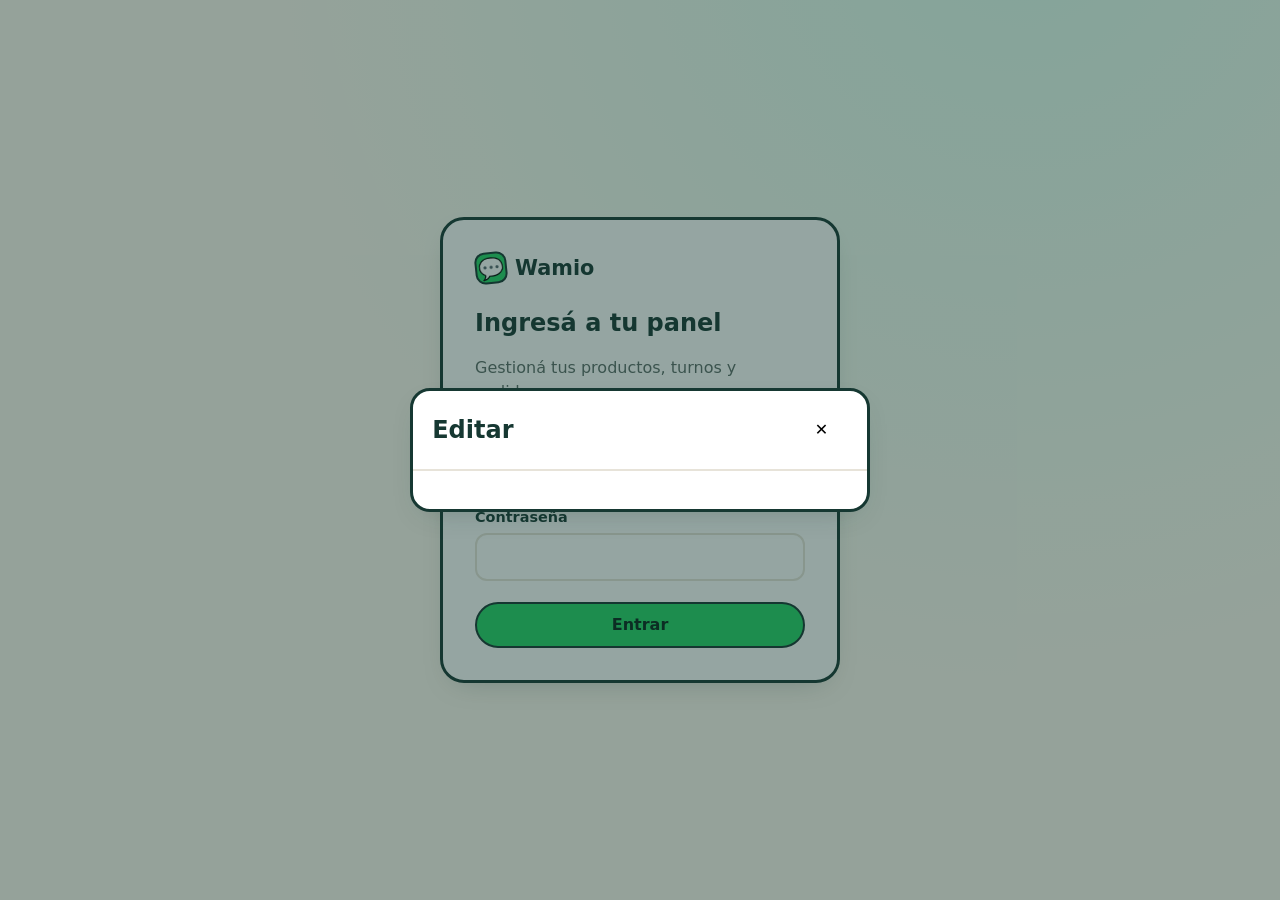
<file: app/index.html>
<!DOCTYPE html>
<html lang="es">
<head>
<meta charset="UTF-8" />
<meta name="viewport" content="width=device-width, initial-scale=1.0" />
<title>Wamio · Mi panel</title>
<meta name="description" content="Panel del comercio: productos, servicios, turnos y pedidos." />
<link rel="stylesheet" href="styles.css" />
</head>
<body>
  <!-- LOGIN -->
  <div id="login" class="login-wrap" hidden>
    <form id="login-form" class="login-card">
      <div class="brand"><span class="dot">💬</span> Wamio</div>
      <h1>Ingresá a tu panel</h1>
      <p class="muted">Gestioná tus productos, turnos y pedidos.</p>
      <label>Email
        <input type="email" id="email" autocomplete="username" required />
      </label>
      <label>Contraseña
        <input type="password" id="password" autocomplete="current-password" required />
      </label>
      <button class="btn btn--verde" type="submit">Entrar</button>
      <p id="login-error" class="error" hidden></p>
    </form>
  </div>

  <!-- APP -->
  <div id="app" hidden>
    <header class="topbar">
      <div class="brand"><span class="dot">💬</span> Wamio</div>
      <div class="topbar-right">
        <span id="comercio-nombre" class="chip"></span>
        <button id="logout" class="btn btn--ghost">Salir</button>
      </div>
    </header>

    <div class="shell">
      <nav class="side">
        <button class="nav-item" data-view="inicio">🏠 Inicio</button>
        <button class="nav-item" data-view="productos">🛍️ Productos</button>
        <button class="nav-item" data-view="servicios">✂️ Servicios</button>
        <button class="nav-item" data-view="turnos">📅 Turnos</button>
        <button class="nav-item" data-view="pedidos">🧾 Pedidos</button>
      </nav>
      <main id="main" class="main"></main>
    </div>
  </div>

  <!-- MODAL genérico para crear/editar -->
  <div id="modal" class="modal" hidden>
    <div class="modal-card">
      <div class="modal-head">
        <h2 id="modal-title">Editar</h2>
        <button id="modal-close" class="btn btn--ghost">✕</button>
      </div>
      <form id="modal-form"></form>
    </div>
  </div>

  <script src="app.js"></script>
</body>
</html>
</file>
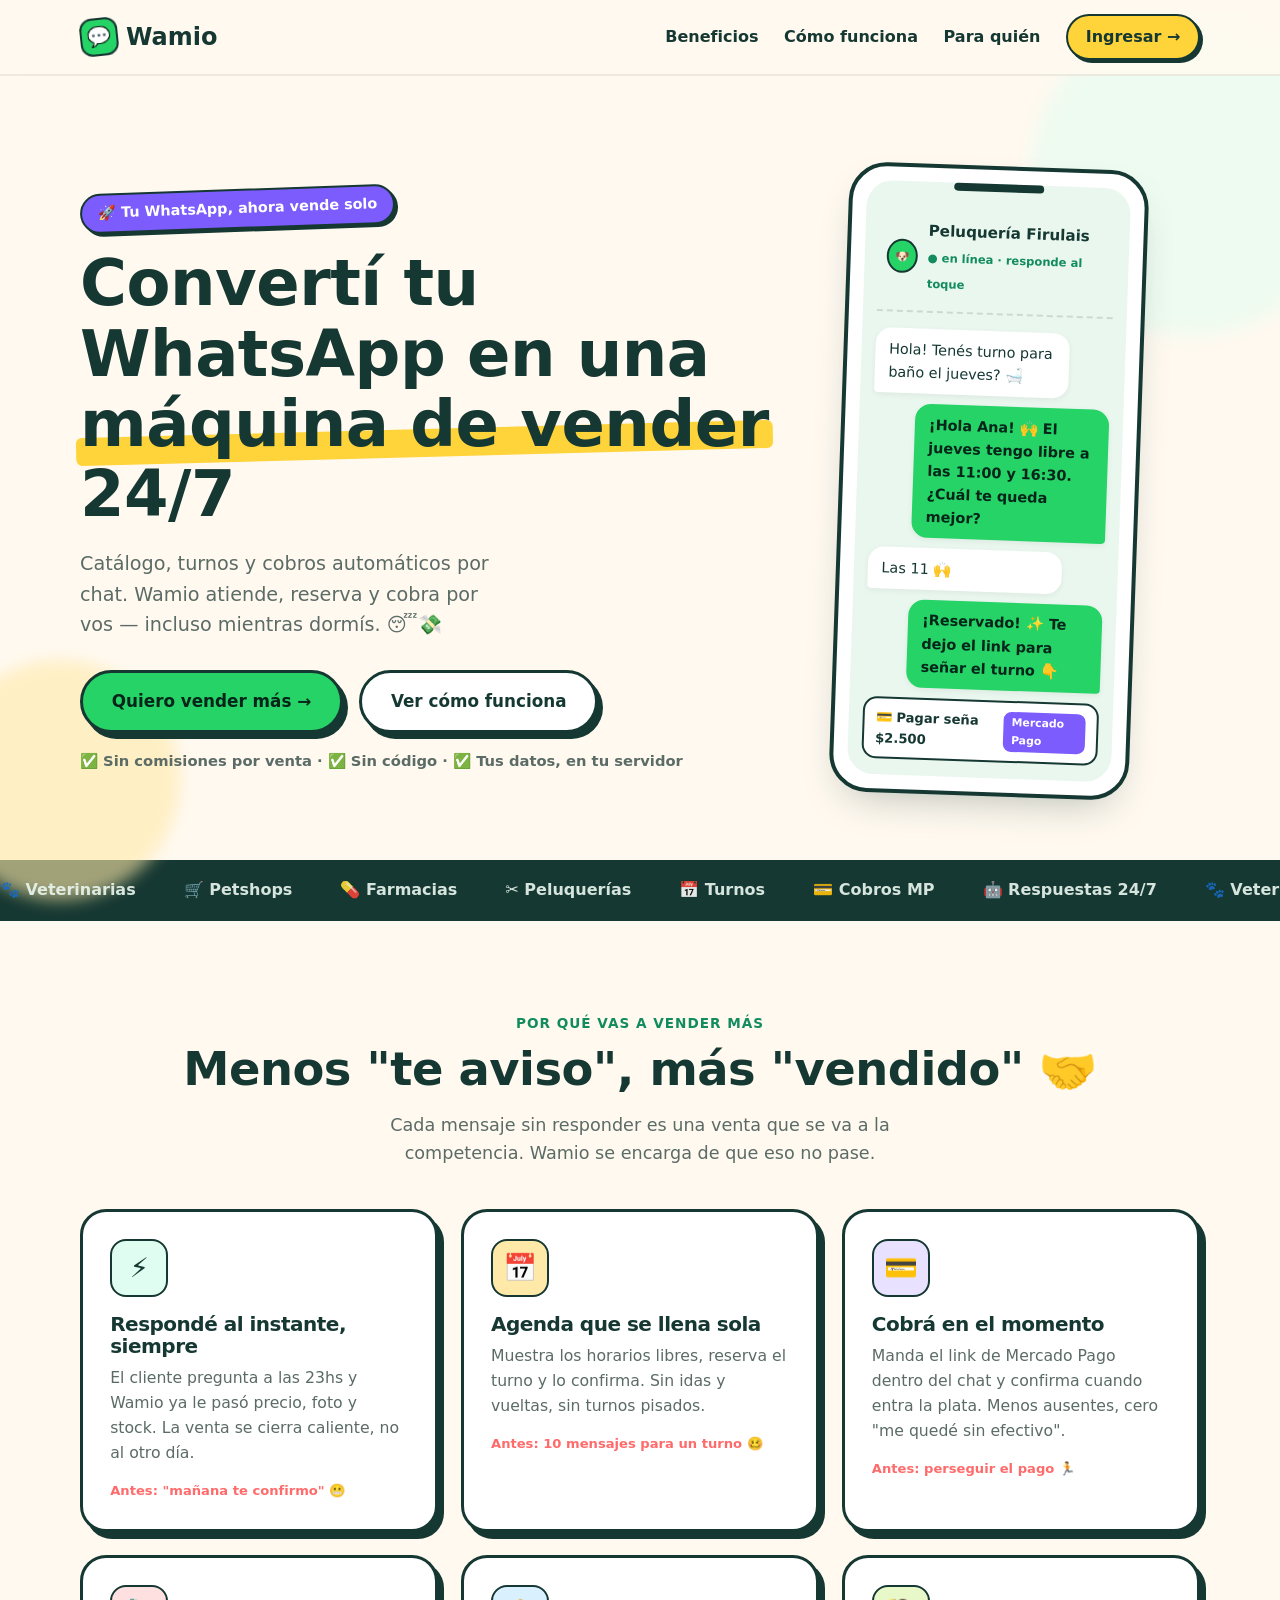
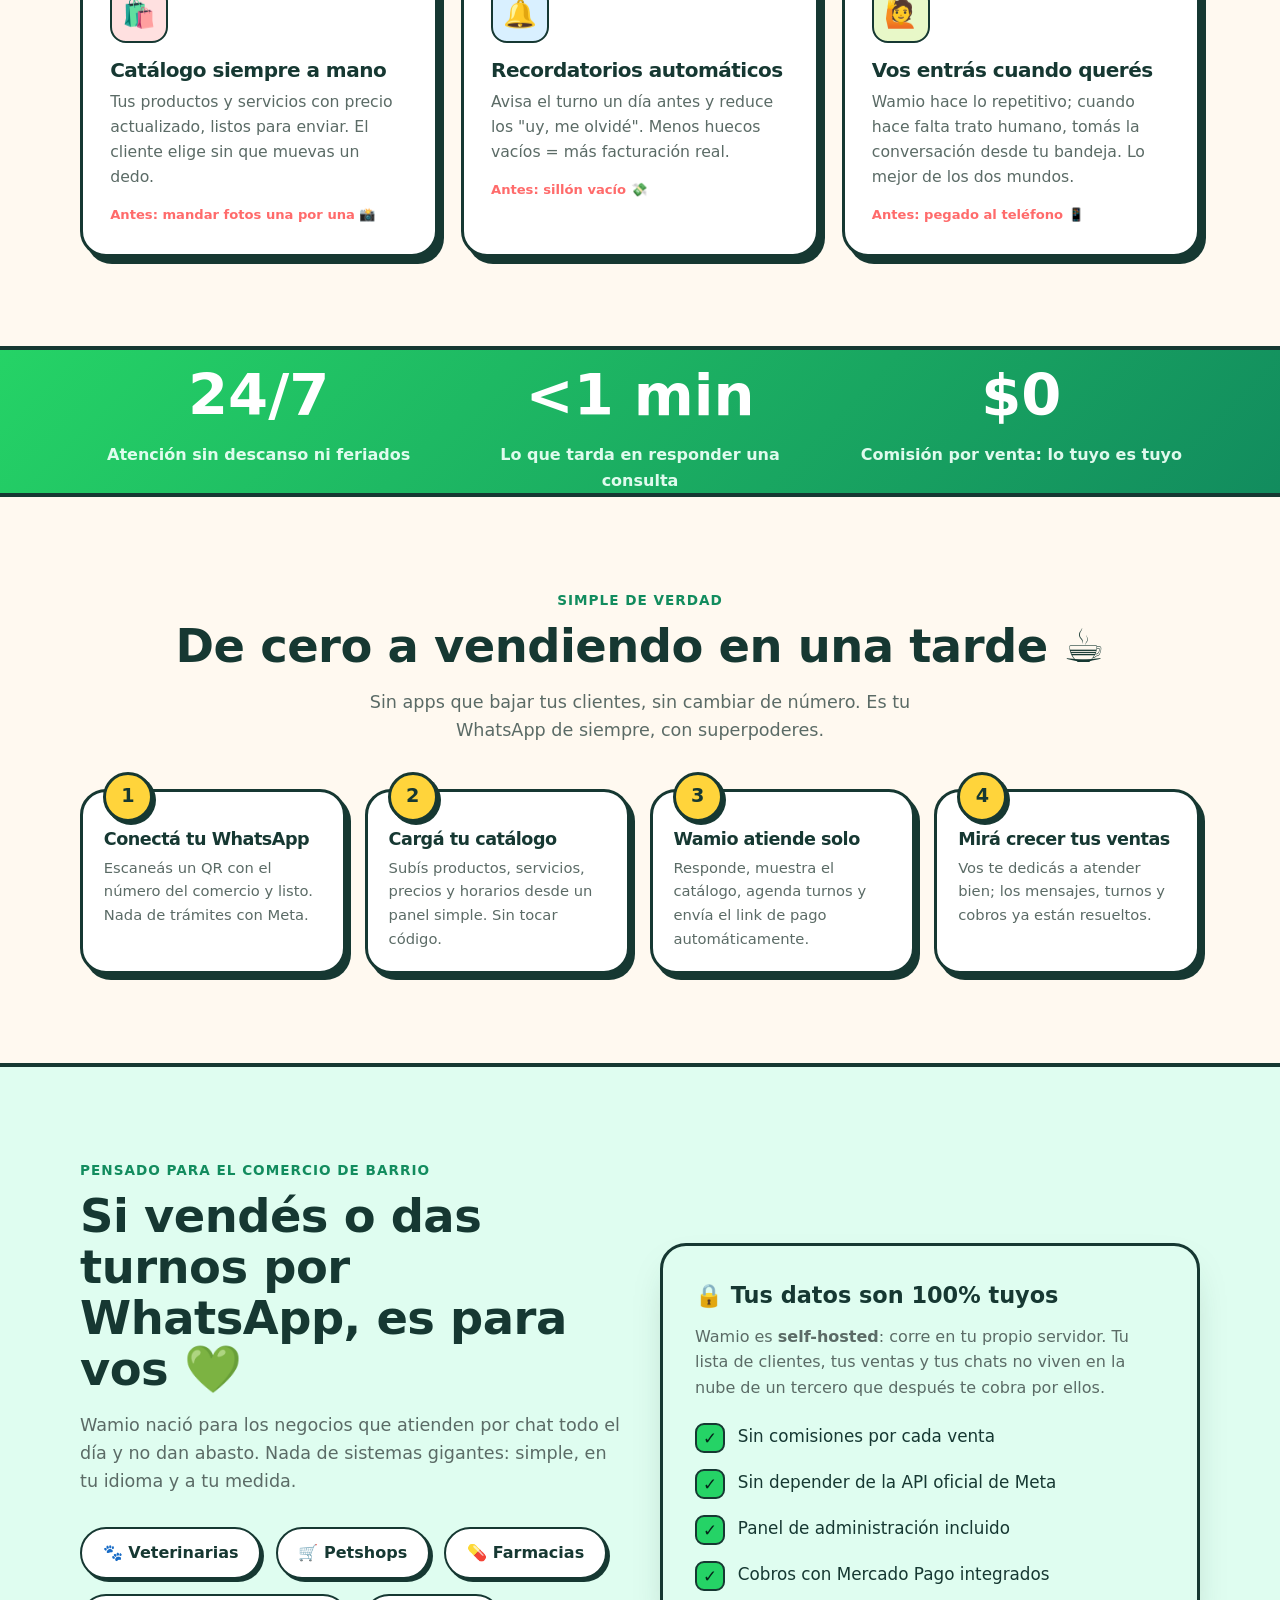
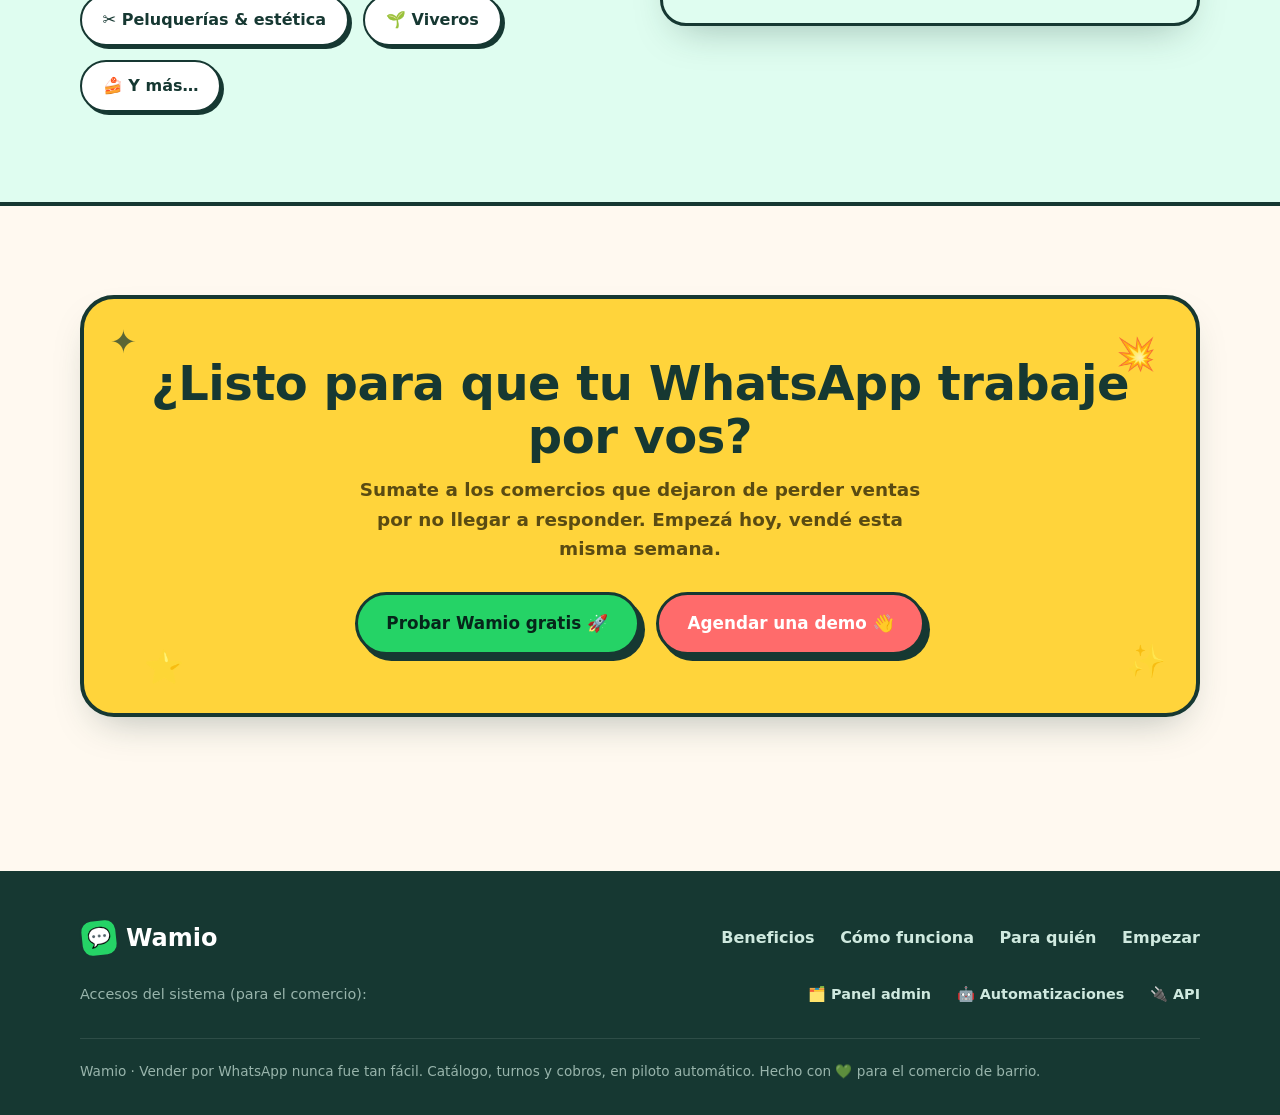
<file: landing/index.html>
<!DOCTYPE html>
<html lang="es">
<head>
<meta charset="UTF-8" />
<meta name="viewport" content="width=device-width, initial-scale=1.0" />
<title>Wamio — Vendé por WhatsApp en piloto automático</title>
<meta name="description" content="Wamio convierte tu WhatsApp en una máquina de vender: catálogo, turnos y cobros automáticos, 24/7. Ideal para veterinarias, petshops y farmacias de barrio." />
<style>
  :root {
    --verde:   #25D366;
    --verde-d: #128C5E;
    --menta:   #DFFdf0;
    --crema:   #FFF9F0;
    --coral:   #FF6B6B;
    --amarillo:#FFD43B;
    --violeta: #7C5CFC;
    --tinta:   #163832;
    --gris:    #5B6B66;
    --blanco:  #FFFFFF;
    --sombra:  0 18px 40px -18px rgba(22,56,50,.35);
    --radio:   26px;
  }

  * { box-sizing: border-box; margin: 0; padding: 0; }

  html { scroll-behavior: smooth; }

  body {
    font-family: 'Trebuchet MS', 'Segoe UI', system-ui, sans-serif;
    color: var(--tinta);
    background: var(--crema);
    line-height: 1.6;
    overflow-x: hidden;
  }

  h1, h2, h3 { line-height: 1.1; letter-spacing: -.5px; }

  a { text-decoration: none; color: inherit; }

  .wrap { width: min(1120px, 92vw); margin-inline: auto; }

  /* ---------- Botones ---------- */
  .btn {
    display: inline-flex; align-items: center; gap: .55rem;
    font-size: 1.05rem; font-weight: 700;
    padding: .95rem 1.8rem; border-radius: 999px;
    border: 3px solid var(--tinta);
    cursor: pointer; transition: transform .15s ease, box-shadow .15s ease;
    box-shadow: 5px 6px 0 var(--tinta);
  }
  .btn:hover { transform: translate(-2px,-2px); box-shadow: 7px 8px 0 var(--tinta); }
  .btn:active { transform: translate(2px,3px); box-shadow: 2px 2px 0 var(--tinta); }
  .btn--verde  { background: var(--verde);  color: #06251a; }
  .btn--blanco { background: var(--blanco); color: var(--tinta); }
  .btn--coral  { background: var(--coral);  color: #fff; }

  /* ---------- Nav ---------- */
  nav {
    position: sticky; top: 0; z-index: 50;
    background: rgba(255,249,240,.85);
    backdrop-filter: blur(10px);
    border-bottom: 2px solid rgba(22,56,50,.08);
  }
  nav .wrap { display: flex; align-items: center; justify-content: space-between; padding: .9rem 0; }
  .logo { display: flex; align-items: center; gap: .5rem; font-weight: 800; font-size: 1.5rem; }
  .logo .dot {
    width: 38px; height: 38px; border-radius: 12px; display: grid; place-items: center;
    background: var(--verde); border: 2.5px solid var(--tinta); font-size: 1.2rem;
    transform: rotate(-6deg);
  }
  .nav-links { display: flex; gap: 1.6rem; align-items: center; font-weight: 600; }
  .nav-links a.pill { padding: .5rem 1.1rem; border-radius: 999px; border: 2.5px solid var(--tinta); background: var(--amarillo); box-shadow: 3px 3px 0 var(--tinta); }
  @media (max-width: 720px){ .nav-links a:not(.pill){ display:none; } }

  /* ---------- Hero ---------- */
  header { position: relative; padding: clamp(3rem,7vw,6rem) 0 4rem; }
  .blob { position: absolute; border-radius: 50%; filter: blur(8px); opacity: .5; z-index: 0; }
  .blob.b1 { width: 320px; height: 320px; background: var(--menta);   top: -60px; right: -70px; }
  .blob.b2 { width: 240px; height: 240px; background: #FFE9A8;        bottom: -40px; left: -60px; opacity:.6;}
  .hero-grid { position: relative; z-index: 1; display: grid; grid-template-columns: 1.1fr .9fr; gap: 3rem; align-items: center; }
  @media (max-width: 860px){ .hero-grid { grid-template-columns: 1fr; text-align: center; } }

  .tag {
    display: inline-flex; align-items:center; gap:.5rem; font-weight: 700; font-size:.9rem;
    background: var(--violeta); color: #fff; padding: .4rem 1rem; border-radius: 999px;
    border: 2.5px solid var(--tinta); box-shadow: 3px 3px 0 var(--tinta); transform: rotate(-2deg);
  }
  .hero h1 { font-size: clamp(2.4rem, 5.2vw, 4rem); margin: 1.2rem 0; }
  .hero h1 .hl { position: relative; white-space: nowrap; }
  .hero h1 .hl::after {
    content:""; position:absolute; left:-4px; right:-4px; bottom:4px; height: 38%;
    background: var(--amarillo); z-index:-1; border-radius: 6px; transform: rotate(-1.5deg);
  }
  .hero p.lead { font-size: 1.2rem; color: var(--gris); max-width: 34ch; margin-bottom: 1.8rem; }
  @media (max-width: 860px){ .hero p.lead{ margin-inline:auto; } }
  .hero-cta { display: flex; gap: 1rem; flex-wrap: wrap; }
  @media (max-width: 860px){ .hero-cta{ justify-content:center; } }
  .microcopy { margin-top: 1rem; font-size: .92rem; color: var(--gris); font-weight:600; }

  /* Teléfono / chat mockup */
  .phone {
    position: relative; width: 300px; max-width: 78vw; margin-inline: auto;
    background: var(--blanco); border: 4px solid var(--tinta); border-radius: 38px;
    padding: 14px; box-shadow: var(--sombra); transform: rotate(2deg);
  }
  .phone::before { content:""; position:absolute; top:14px; left:50%; transform:translateX(-50%); width:90px; height:8px; background: var(--tinta); border-radius: 999px; }
  .screen { background: #EAF7EF; border-radius: 26px; padding: 30px 14px 16px; }
  .chat-top { display:flex; align-items:center; gap:.6rem; padding:.4rem .5rem 1rem; border-bottom:2px dashed rgba(22,56,50,.15); margin-bottom:1rem; }
  .chat-top .av { width:34px; height:34px; border-radius:50%; background: var(--verde); display:grid; place-items:center; border:2px solid var(--tinta); }
  .chat-top strong { font-size:.95rem; }
  .chat-top span { font-size:.72rem; color: var(--verde-d); font-weight:700; }
  .bubble { max-width: 82%; padding: .6rem .85rem; border-radius: 16px; font-size: .9rem; margin-bottom: .6rem; box-shadow: 0 2px 6px rgba(0,0,0,.06); animation: pop .5s ease backwards; }
  .bubble.in  { background: #fff; border-bottom-left-radius: 4px; }
  .bubble.out { background: var(--verde); color:#06251a; margin-left:auto; border-bottom-right-radius: 4px; font-weight:600; }
  .bubble.b-2{ animation-delay:.5s } .bubble.b-3{ animation-delay:1s } .bubble.b-4{ animation-delay:1.5s }
  .pay { display:flex; align-items:center; gap:.5rem; background:#fff; border:2px solid var(--tinta); border-radius:14px; padding:.5rem .7rem; font-size:.82rem; font-weight:700; margin-top:.2rem; animation: pop .5s ease 2s backwards;}
  .pay .chip{ background:var(--violeta); color:#fff; padding:.15rem .5rem; border-radius:8px; font-size:.68rem; }
  @keyframes pop { from { opacity:0; transform: translateY(8px) scale(.96); } to { opacity:1; transform:none; } }

  /* ---------- Tira de logos / rubros ---------- */
  .strip { background: var(--tinta); color: #EAF7EF; padding: 1.1rem 0; overflow: hidden; }
  .strip .row { display:flex; gap: 3rem; white-space: nowrap; font-weight: 700; animation: slide 22s linear infinite; }
  .strip .row span { display:inline-flex; gap:.5rem; align-items:center; opacity:.9; }
  @keyframes slide { from { transform: translateX(0);} to { transform: translateX(-50%);} }

  /* ---------- Secciones ---------- */
  section.pad { padding: clamp(3.5rem, 7vw, 6rem) 0; }
  .eyebrow { font-weight: 800; color: var(--verde-d); text-transform: uppercase; letter-spacing: 1px; font-size:.85rem; }
  .sec-title { font-size: clamp(1.9rem, 4vw, 2.9rem); margin: .5rem 0 1rem; }
  .sec-intro { color: var(--gris); font-size: 1.1rem; max-width: 54ch; }
  .center { text-align:center; } .center .sec-intro{ margin-inline:auto; }

  /* Dolor -> solución */
  .beneficios { display:grid; grid-template-columns: repeat(3,1fr); gap: 1.4rem; margin-top: 2.6rem; }
  @media (max-width: 860px){ .beneficios{ grid-template-columns:1fr; } }
  .card {
    background: var(--blanco); border: 3px solid var(--tinta); border-radius: var(--radio);
    padding: 1.7rem; box-shadow: 6px 7px 0 var(--tinta); transition: transform .18s ease;
  }
  .card:hover { transform: translateY(-6px); }
  .card .ico { width: 58px; height: 58px; border-radius: 16px; display:grid; place-items:center; font-size: 1.7rem; border:2.5px solid var(--tinta); margin-bottom: 1rem; }
  .card h3 { font-size: 1.25rem; margin-bottom: .5rem; }
  .card p { color: var(--gris); font-size:.98rem; }
  .card .antes { display:inline-block; margin-top:.9rem; font-size:.82rem; font-weight:700; color: var(--coral); }
  .i-verde{ background: var(--menta);} .i-amar{ background:#FFE9A8;} .i-viol{ background:#E8E1FF;} .i-coral{background:#FFE0E0;} .i-cielo{background:#D9F0FF;} .i-lima{background:#E8F8C8;}

  /* Cómo funciona */
  .pasos { display:grid; grid-template-columns: repeat(4,1fr); gap: 1.2rem; margin-top: 2.8rem; counter-reset: paso; }
  @media (max-width: 860px){ .pasos{ grid-template-columns: 1fr 1fr; } }
  @media (max-width: 520px){ .pasos{ grid-template-columns: 1fr; } }
  .paso { position: relative; background: var(--blanco); border: 3px solid var(--tinta); border-radius: var(--radio); padding: 2.4rem 1.3rem 1.3rem; box-shadow: 5px 6px 0 var(--tinta); }
  .paso::before {
    counter-increment: paso; content: counter(paso);
    position: absolute; top: -20px; left: 20px; width: 44px; height: 44px; border-radius: 50%;
    background: var(--amarillo); border: 3px solid var(--tinta); display:grid; place-items:center;
    font-weight: 800; font-size: 1.2rem; box-shadow: 3px 3px 0 var(--tinta);
  }
  .paso h3 { font-size: 1.1rem; margin-bottom:.4rem; }
  .paso p { font-size:.92rem; color: var(--gris); }

  /* Números */
  .stats-band { background: linear-gradient(135deg, var(--verde), var(--verde-d)); border-block: 4px solid var(--tinta); }
  .stats { display:grid; grid-template-columns: repeat(3,1fr); gap: 1.5rem; text-align:center; color:#eafff5; }
  @media (max-width: 720px){ .stats{ grid-template-columns:1fr; gap:2rem; } }
  .stats .n { font-size: clamp(2.6rem,6vw,3.6rem); font-weight: 800; color:#fff; }
  .stats .l { font-weight:600; opacity:.95; }

  /* Para quién */
  .rubros { display:flex; flex-wrap:wrap; gap: .9rem; margin-top: 2rem; }
  .rubro { background:#fff; border:2.5px solid var(--tinta); border-radius:999px; padding:.7rem 1.3rem; font-weight:700; box-shadow:3px 3px 0 var(--tinta); display:flex; gap:.5rem; align-items:center; }

  /* Diferencial / self-hosted */
  .split { display:grid; grid-template-columns: 1fr 1fr; gap: 2.5rem; align-items:center; }
  @media (max-width: 860px){ .split{ grid-template-columns:1fr; } }
  .checklist { list-style:none; display:grid; gap: 1rem; margin-top: 1.4rem; }
  .checklist li { display:flex; gap:.8rem; align-items:flex-start; font-size:1.05rem; }
  .checklist .tick { flex:none; width:30px; height:30px; border-radius:9px; background:var(--verde); border:2.5px solid var(--tinta); display:grid; place-items:center; font-weight:800; color:#06251a; }
  .card-highlight { background: var(--menta); border:3px solid var(--tinta); border-radius: var(--radio); padding: 2rem; box-shadow: var(--sombra); }
  .card-highlight .big { font-size: 1.4rem; font-weight: 800; margin-bottom: .6rem; }

  /* CTA final */
  .cta-final { position: relative; }
  .cta-box {
    background: var(--amarillo); border: 4px solid var(--tinta); border-radius: 34px;
    padding: clamp(2.4rem,5vw,3.6rem); text-align:center; box-shadow: var(--sombra); position:relative; overflow:hidden;
  }
  .cta-box h2 { font-size: clamp(2rem,4.5vw,3rem); margin-bottom: .8rem; }
  .cta-box p { font-size:1.15rem; color:#5a4b12; max-width: 46ch; margin: 0 auto 1.8rem; font-weight:600; }
  .cta-box .btns { display:flex; gap:1rem; justify-content:center; flex-wrap:wrap; }
  .cta-box .spark { position:absolute; font-size:2rem; opacity:.7; }

  /* Footer */
  footer { background: var(--tinta); color: #cfe9df; padding: 3rem 0 2rem; margin-top: 4rem; }
  .foot-grid { display:flex; justify-content:space-between; gap:2rem; flex-wrap:wrap; align-items:center; }
  footer .logo { color:#fff; }
  footer a:hover { color:#fff; }
  .foot-note { margin-top:2rem; padding-top:1.4rem; border-top:1px solid rgba(255,255,255,.15); font-size:.85rem; opacity:.7; }

  .float { animation: float 4s ease-in-out infinite; }
  @keyframes float { 0%,100%{ transform: translateY(0) rotate(2deg);} 50%{ transform: translateY(-12px) rotate(2deg);} }
</style>
</head>
<body>

  <!-- NAV -->
  <nav>
    <div class="wrap">
      <a href="#" class="logo"><span class="dot">💬</span> Wamio</a>
      <div class="nav-links">
        <a href="#beneficios">Beneficios</a>
        <a href="#como">Cómo funciona</a>
        <a href="#quien">Para quién</a>
        <a href="/app/" class="pill">Ingresar →</a>
      </div>
    </div>
  </nav>

  <!-- HERO -->
  <header>
    <span class="blob b1"></span>
    <span class="blob b2"></span>
    <div class="wrap hero-grid hero">
      <div>
        <span class="tag">🚀 Tu WhatsApp, ahora vende solo</span>
        <h1>Convertí tu WhatsApp en una <span class="hl">máquina de vender</span> 24/7</h1>
        <p class="lead">Catálogo, turnos y cobros automáticos por chat. Wamio atiende, reserva y cobra por vos — incluso mientras dormís. 😴💸</p>
        <div class="hero-cta">
          <a href="#empezar" class="btn btn--verde">Quiero vender más →</a>
          <a href="#como" class="btn btn--blanco">Ver cómo funciona</a>
        </div>
        <p class="microcopy">✅ Sin comisiones por venta · ✅ Sin código · ✅ Tus datos, en tu servidor</p>
      </div>

      <!-- Chat mockup -->
      <div class="phone float">
        <div class="screen">
          <div class="chat-top">
            <span class="av">🐶</span>
            <div>
              <strong>Peluquería Firulais</strong><br>
              <span>● en línea · responde al toque</span>
            </div>
          </div>
          <div class="bubble in b-1">Hola! Tenés turno para baño el jueves? 🛁</div>
          <div class="bubble out b-2">¡Hola Ana! 🙌 El jueves tengo libre a las 11:00 y 16:30. ¿Cuál te queda mejor?</div>
          <div class="bubble in b-3">Las 11 🙌</div>
          <div class="bubble out b-4">¡Reservado! ✨ Te dejo el link para señar el turno 👇</div>
          <div class="pay">💳 Pagar seña $2.500 <span class="chip">Mercado Pago</span></div>
        </div>
      </div>
    </div>
  </header>

  <!-- STRIP -->
  <div class="strip">
    <div class="row">
      <span>🐾 Veterinarias</span><span>🛒 Petshops</span><span>💊 Farmacias</span><span>✂️ Peluquerías</span><span>📅 Turnos</span><span>💳 Cobros MP</span><span>🤖 Respuestas 24/7</span>
      <span>🐾 Veterinarias</span><span>🛒 Petshops</span><span>💊 Farmacias</span><span>✂️ Peluquerías</span><span>📅 Turnos</span><span>💳 Cobros MP</span><span>🤖 Respuestas 24/7</span>
    </div>
  </div>

  <!-- BENEFICIOS -->
  <section class="pad" id="beneficios">
    <div class="wrap center">
      <span class="eyebrow">Por qué vas a vender más</span>
      <h2 class="sec-title">Menos "te aviso", más "vendido" 🤝</h2>
      <p class="sec-intro">Cada mensaje sin responder es una venta que se va a la competencia. Wamio se encarga de que eso no pase.</p>
    </div>
    <div class="wrap beneficios">
      <div class="card">
        <div class="ico i-verde">⚡</div>
        <h3>Respondé al instante, siempre</h3>
        <p>El cliente pregunta a las 23hs y Wamio ya le pasó precio, foto y stock. La venta se cierra caliente, no al otro día.</p>
        <span class="antes">Antes: "mañana te confirmo" 😬</span>
      </div>
      <div class="card">
        <div class="ico i-amar">📅</div>
        <h3>Agenda que se llena sola</h3>
        <p>Muestra los horarios libres, reserva el turno y lo confirma. Sin idas y vueltas, sin turnos pisados.</p>
        <span class="antes">Antes: 10 mensajes para un turno 🥴</span>
      </div>
      <div class="card">
        <div class="ico i-viol">💳</div>
        <h3>Cobrá en el momento</h3>
        <p>Manda el link de Mercado Pago dentro del chat y confirma cuando entra la plata. Menos ausentes, cero "me quedé sin efectivo".</p>
        <span class="antes">Antes: perseguir el pago 🏃</span>
      </div>
      <div class="card">
        <div class="ico i-coral">🛍️</div>
        <h3>Catálogo siempre a mano</h3>
        <p>Tus productos y servicios con precio actualizado, listos para enviar. El cliente elige sin que muevas un dedo.</p>
        <span class="antes">Antes: mandar fotos una por una 📸</span>
      </div>
      <div class="card">
        <div class="ico i-cielo">🔔</div>
        <h3>Recordatorios automáticos</h3>
        <p>Avisa el turno un día antes y reduce los "uy, me olvidé". Menos huecos vacíos = más facturación real.</p>
        <span class="antes">Antes: sillón vacío 💸</span>
      </div>
      <div class="card">
        <div class="ico i-lima">🙋</div>
        <h3>Vos entrás cuando querés</h3>
        <p>Wamio hace lo repetitivo; cuando hace falta trato humano, tomás la conversación desde tu bandeja. Lo mejor de los dos mundos.</p>
        <span class="antes">Antes: pegado al teléfono 📱</span>
      </div>
    </div>
  </section>

  <!-- STATS -->
  <div class="stats-band pad">
    <div class="wrap stats">
      <div><div class="n">24/7</div><div class="l">Atención sin descanso ni feriados</div></div>
      <div><div class="n">&lt;1 min</div><div class="l">Lo que tarda en responder una consulta</div></div>
      <div><div class="n">$0</div><div class="l">Comisión por venta: lo tuyo es tuyo</div></div>
    </div>
  </div>

  <!-- CÓMO FUNCIONA -->
  <section class="pad" id="como">
    <div class="wrap center">
      <span class="eyebrow">Simple de verdad</span>
      <h2 class="sec-title">De cero a vendiendo en una tarde ☕</h2>
      <p class="sec-intro">Sin apps que bajar tus clientes, sin cambiar de número. Es tu WhatsApp de siempre, con superpoderes.</p>
    </div>
    <div class="wrap pasos">
      <div class="paso">
        <h3>Conectá tu WhatsApp</h3>
        <p>Escaneás un QR con el número del comercio y listo. Nada de trámites con Meta.</p>
      </div>
      <div class="paso">
        <h3>Cargá tu catálogo</h3>
        <p>Subís productos, servicios, precios y horarios desde un panel simple. Sin tocar código.</p>
      </div>
      <div class="paso">
        <h3>Wamio atiende solo</h3>
        <p>Responde, muestra el catálogo, agenda turnos y envía el link de pago automáticamente.</p>
      </div>
      <div class="paso">
        <h3>Mirá crecer tus ventas</h3>
        <p>Vos te dedicás a atender bien; los mensajes, turnos y cobros ya están resueltos.</p>
      </div>
    </div>
  </section>

  <!-- PARA QUIÉN -->
  <section class="pad" id="quien" style="background:var(--menta); border-block:4px solid var(--tinta);">
    <div class="wrap split">
      <div>
        <span class="eyebrow">Pensado para el comercio de barrio</span>
        <h2 class="sec-title">Si vendés o das turnos por WhatsApp, es para vos 💚</h2>
        <p class="sec-intro">Wamio nació para los negocios que atienden por chat todo el día y no dan abasto. Nada de sistemas gigantes: simple, en tu idioma y a tu medida.</p>
        <div class="rubros">
          <span class="rubro">🐾 Veterinarias</span>
          <span class="rubro">🛒 Petshops</span>
          <span class="rubro">💊 Farmacias</span>
          <span class="rubro">✂️ Peluquerías & estética</span>
          <span class="rubro">🌱 Viveros</span>
          <span class="rubro">🍰 Y más…</span>
        </div>
      </div>
      <div class="card-highlight">
        <div class="big">🔒 Tus datos son 100% tuyos</div>
        <p style="color:var(--gris); margin-bottom:1rem;">Wamio es <strong>self-hosted</strong>: corre en tu propio servidor. Tu lista de clientes, tus ventas y tus chats no viven en la nube de un tercero que después te cobra por ellos.</p>
        <ul class="checklist">
          <li><span class="tick">✓</span> Sin comisiones por cada venta</li>
          <li><span class="tick">✓</span> Sin depender de la API oficial de Meta</li>
          <li><span class="tick">✓</span> Panel de administración incluido</li>
          <li><span class="tick">✓</span> Cobros con Mercado Pago integrados</li>
        </ul>
      </div>
    </div>
  </section>

  <!-- CTA FINAL -->
  <section class="pad cta-final" id="empezar">
    <div class="wrap">
      <div class="cta-box">
        <span class="spark" style="top:18px; left:26px;">✦</span>
        <span class="spark" style="top:30px; right:40px;">💥</span>
        <span class="spark" style="bottom:20px; left:60px;">⭐</span>
        <span class="spark" style="bottom:26px; right:30px;">✨</span>
        <h2>¿Listo para que tu WhatsApp trabaje por vos?</h2>
        <p>Sumate a los comercios que dejaron de perder ventas por no llegar a responder. Empezá hoy, vendé esta misma semana.</p>
        <div class="btns">
          <a href="#" class="btn btn--verde">Probar Wamio gratis 🚀</a>
          <a href="#" class="btn btn--coral">Agendar una demo 👋</a>
        </div>
      </div>
    </div>
  </section>

  <!-- FOOTER -->
  <footer>
    <div class="wrap">
      <div class="foot-grid">
        <a href="#" class="logo"><span class="dot">💬</span> Wamio</a>
        <div class="nav-links" style="color:#cfe9df;">
          <a href="#beneficios">Beneficios</a>
          <a href="#como">Cómo funciona</a>
          <a href="#quien">Para quién</a>
          <a href="#empezar">Empezar</a>
        </div>
      </div>
      <div class="foot-grid" style="margin-top:1.6rem; font-size:.9rem;">
        <span style="opacity:.7;">Accesos del sistema (para el comercio):</span>
        <div class="nav-links" style="color:#cfe9df;">
          <a href="/admin/">🗂️ Panel admin</a>
          <a href="/n8n/">🤖 Automatizaciones</a>
          <a href="/api/">🔌 API</a>
        </div>
      </div>
      <p class="foot-note">Wamio · Vender por WhatsApp nunca fue tan fácil. Catálogo, turnos y cobros, en piloto automático. Hecho con 💚 para el comercio de barrio.</p>
    </div>
  </footer>

</body>
</html>
</file>
<file: app/styles.css>
:root{
  --verde:#25D366; --verde-d:#128C5E; --menta:#DFFDF0; --crema:#FFF9F0;
  --coral:#FF6B6B; --amarillo:#FFD43B; --tinta:#163832; --gris:#5B6B66;
  --blanco:#fff; --borde:#e7e3d9; --radio:16px; --sombra:0 10px 30px -16px rgba(22,56,50,.35);
}
*{box-sizing:border-box;margin:0;padding:0}
body{font-family:'Trebuchet MS','Segoe UI',system-ui,sans-serif;color:var(--tinta);background:var(--crema);line-height:1.5}
.muted{color:var(--gris)}
.error{color:#b3261e;font-weight:600}
.brand{display:flex;align-items:center;gap:.5rem;font-weight:800;font-size:1.3rem}
.brand .dot{width:32px;height:32px;border-radius:10px;display:grid;place-items:center;background:var(--verde);border:2px solid var(--tinta);transform:rotate(-6deg)}

/* Botones */
.btn{font:inherit;font-weight:700;border:2px solid var(--tinta);border-radius:999px;padding:.55rem 1.1rem;cursor:pointer;background:var(--blanco);transition:transform .12s}
.btn:hover{transform:translateY(-1px)}
.btn--verde{background:var(--verde);color:#06251a}
.btn--coral{background:var(--coral);color:#fff}
.btn--ghost{border-color:transparent;background:transparent}
.btn--sm{padding:.3rem .7rem;font-size:.85rem}

/* Login */
.login-wrap{min-height:100vh;display:grid;place-items:center;padding:1.5rem;
  background:radial-gradient(60vw 60vw at 80% -10%,var(--menta),transparent),var(--crema)}
.login-card{background:var(--blanco);border:3px solid var(--tinta);border-radius:24px;
  box-shadow:var(--sombra);padding:2rem;width:min(400px,94vw);display:grid;gap:.9rem}
.login-card h1{font-size:1.5rem;margin-top:.4rem}
.login-card label{display:grid;gap:.3rem;font-weight:600;font-size:.9rem}
.login-card input{font:inherit;padding:.7rem;border:2px solid var(--borde);border-radius:12px}
.login-card input:focus{outline:none;border-color:var(--verde)}
.login-card .btn{margin-top:.4rem}

/* Topbar */
.topbar{display:flex;align-items:center;justify-content:space-between;
  padding:.8rem 1.2rem;background:var(--blanco);border-bottom:2px solid var(--borde);position:sticky;top:0;z-index:10}
.topbar-right{display:flex;align-items:center;gap:.8rem}
.chip{background:var(--menta);border:2px solid var(--tinta);border-radius:999px;padding:.3rem .8rem;font-weight:700;font-size:.85rem}

/* Shell */
.shell{display:grid;grid-template-columns:210px 1fr;min-height:calc(100vh - 60px)}
.side{display:flex;flex-direction:column;gap:.3rem;padding:1rem .7rem;border-right:2px solid var(--borde);background:var(--blanco)}
.nav-item{font:inherit;font-weight:700;text-align:left;border:none;background:transparent;
  padding:.7rem .9rem;border-radius:12px;cursor:pointer;color:var(--tinta)}
.nav-item:hover{background:var(--menta)}
.nav-item.active{background:var(--verde);color:#06251a}
.main{padding:1.5rem;overflow-x:auto}
@media(max-width:720px){
  .shell{grid-template-columns:1fr}
  .side{flex-direction:row;overflow-x:auto;border-right:none;border-bottom:2px solid var(--borde)}
}

/* Contenido */
.page-head{display:flex;align-items:center;justify-content:space-between;gap:1rem;margin-bottom:1.2rem;flex-wrap:wrap}
.page-head h1{font-size:1.6rem}
.cards{display:grid;grid-template-columns:repeat(auto-fill,minmax(180px,1fr));gap:1rem}
.stat{background:var(--blanco);border:2px solid var(--borde);border-radius:var(--radio);padding:1.2rem}
.stat .n{font-size:2.2rem;font-weight:800}
.stat .l{color:var(--gris);font-weight:600}

table{width:100%;border-collapse:collapse;background:var(--blanco);border:2px solid var(--borde);border-radius:var(--radio);overflow:hidden}
th,td{padding:.7rem .9rem;text-align:left;border-bottom:1px solid var(--borde);font-size:.92rem;white-space:nowrap}
th{background:var(--menta);font-size:.8rem;text-transform:uppercase;letter-spacing:.5px}
tr:last-child td{border-bottom:none}
.tag{display:inline-block;padding:.15rem .6rem;border-radius:999px;font-size:.78rem;font-weight:700;border:1.5px solid var(--tinta)}
.tag.ok{background:var(--menta)} .tag.warn{background:#FFE9A8} .tag.bad{background:#FFE0E0} .tag.info{background:#D9F0FF}
.row-actions{display:flex;gap:.4rem}
.empty{padding:2.5rem;text-align:center;color:var(--gris);background:var(--blanco);border:2px dashed var(--borde);border-radius:var(--radio)}
.loading{padding:2rem;color:var(--gris)}

/* Modal */
.modal{position:fixed;inset:0;background:rgba(22,56,50,.45);display:grid;place-items:center;padding:1rem;z-index:50}
.modal-card{background:var(--blanco);border:3px solid var(--tinta);border-radius:20px;width:min(460px,96vw);max-height:92vh;overflow:auto;box-shadow:var(--sombra)}
.modal-head{display:flex;align-items:center;justify-content:space-between;padding:1rem 1.2rem;border-bottom:2px solid var(--borde)}
#modal-form{padding:1.2rem;display:grid;gap:.8rem}
#modal-form label{display:grid;gap:.3rem;font-weight:600;font-size:.88rem}
#modal-form input,#modal-form textarea,#modal-form select{font:inherit;padding:.6rem;border:2px solid var(--borde);border-radius:10px;width:100%}
#modal-form input:focus,#modal-form textarea:focus,#modal-form select:focus{outline:none;border-color:var(--verde)}
#modal-form .modal-actions{display:flex;gap:.6rem;justify-content:flex-end;margin-top:.4rem}
.toast{position:fixed;bottom:1.2rem;left:50%;transform:translateX(-50%);background:var(--tinta);color:#fff;
  padding:.7rem 1.2rem;border-radius:999px;font-weight:600;z-index:60;box-shadow:var(--sombra)}
</file>
